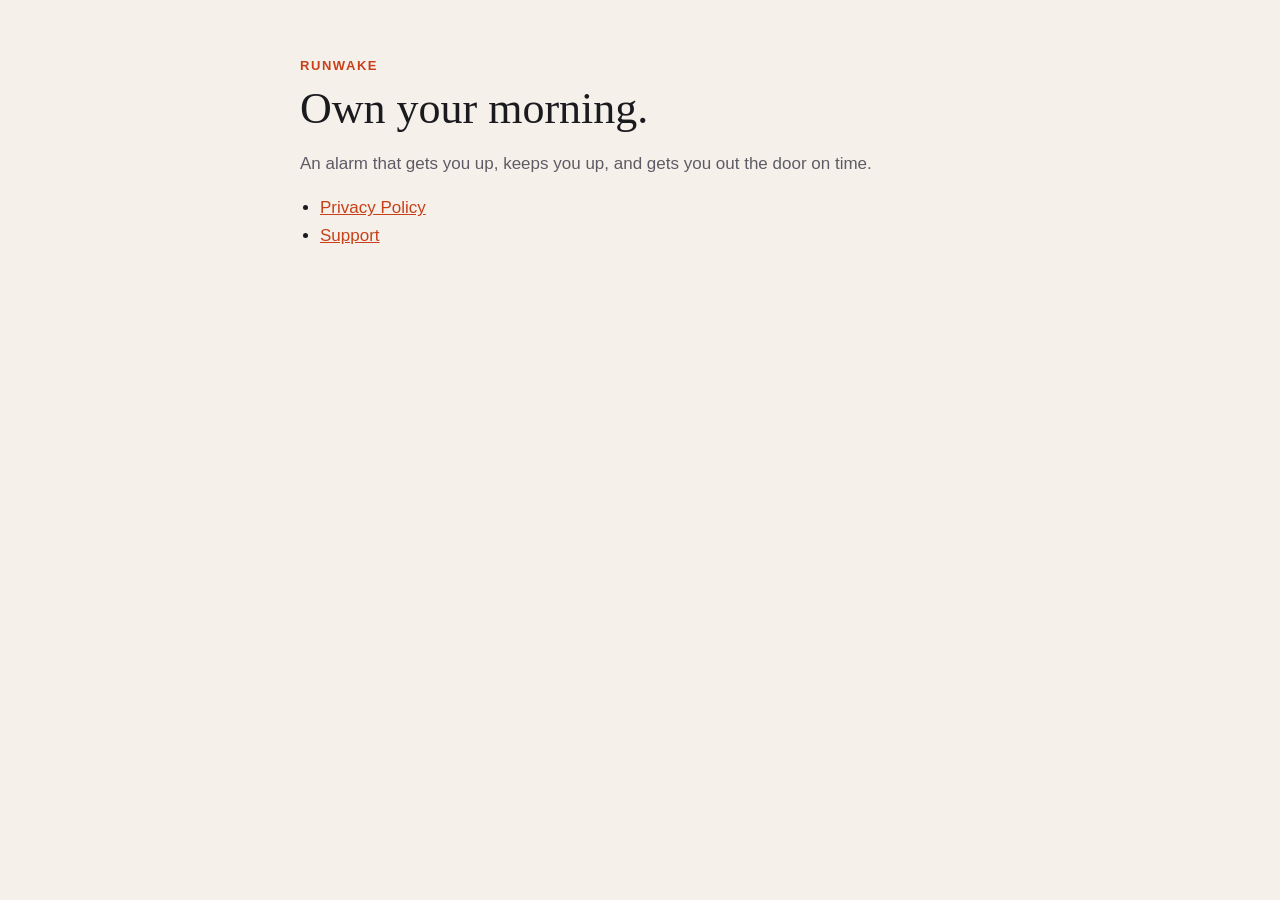
<file: index.html>
<!doctype html><html lang="en"><head><meta charset="utf-8"><meta name="viewport" content="width=device-width,initial-scale=1"><title>Runwake</title><link rel="stylesheet" href="style.css"></head>
<body><main><div class="kicker">Runwake</div><h1>Own your morning.</h1><p class="muted">An alarm that gets you up, keeps you up, and gets you out the door on time.</p>
<ul><li><a href="privacy.html">Privacy Policy</a></li><li><a href="support.html">Support</a></li></ul></main></body></html>
</file>
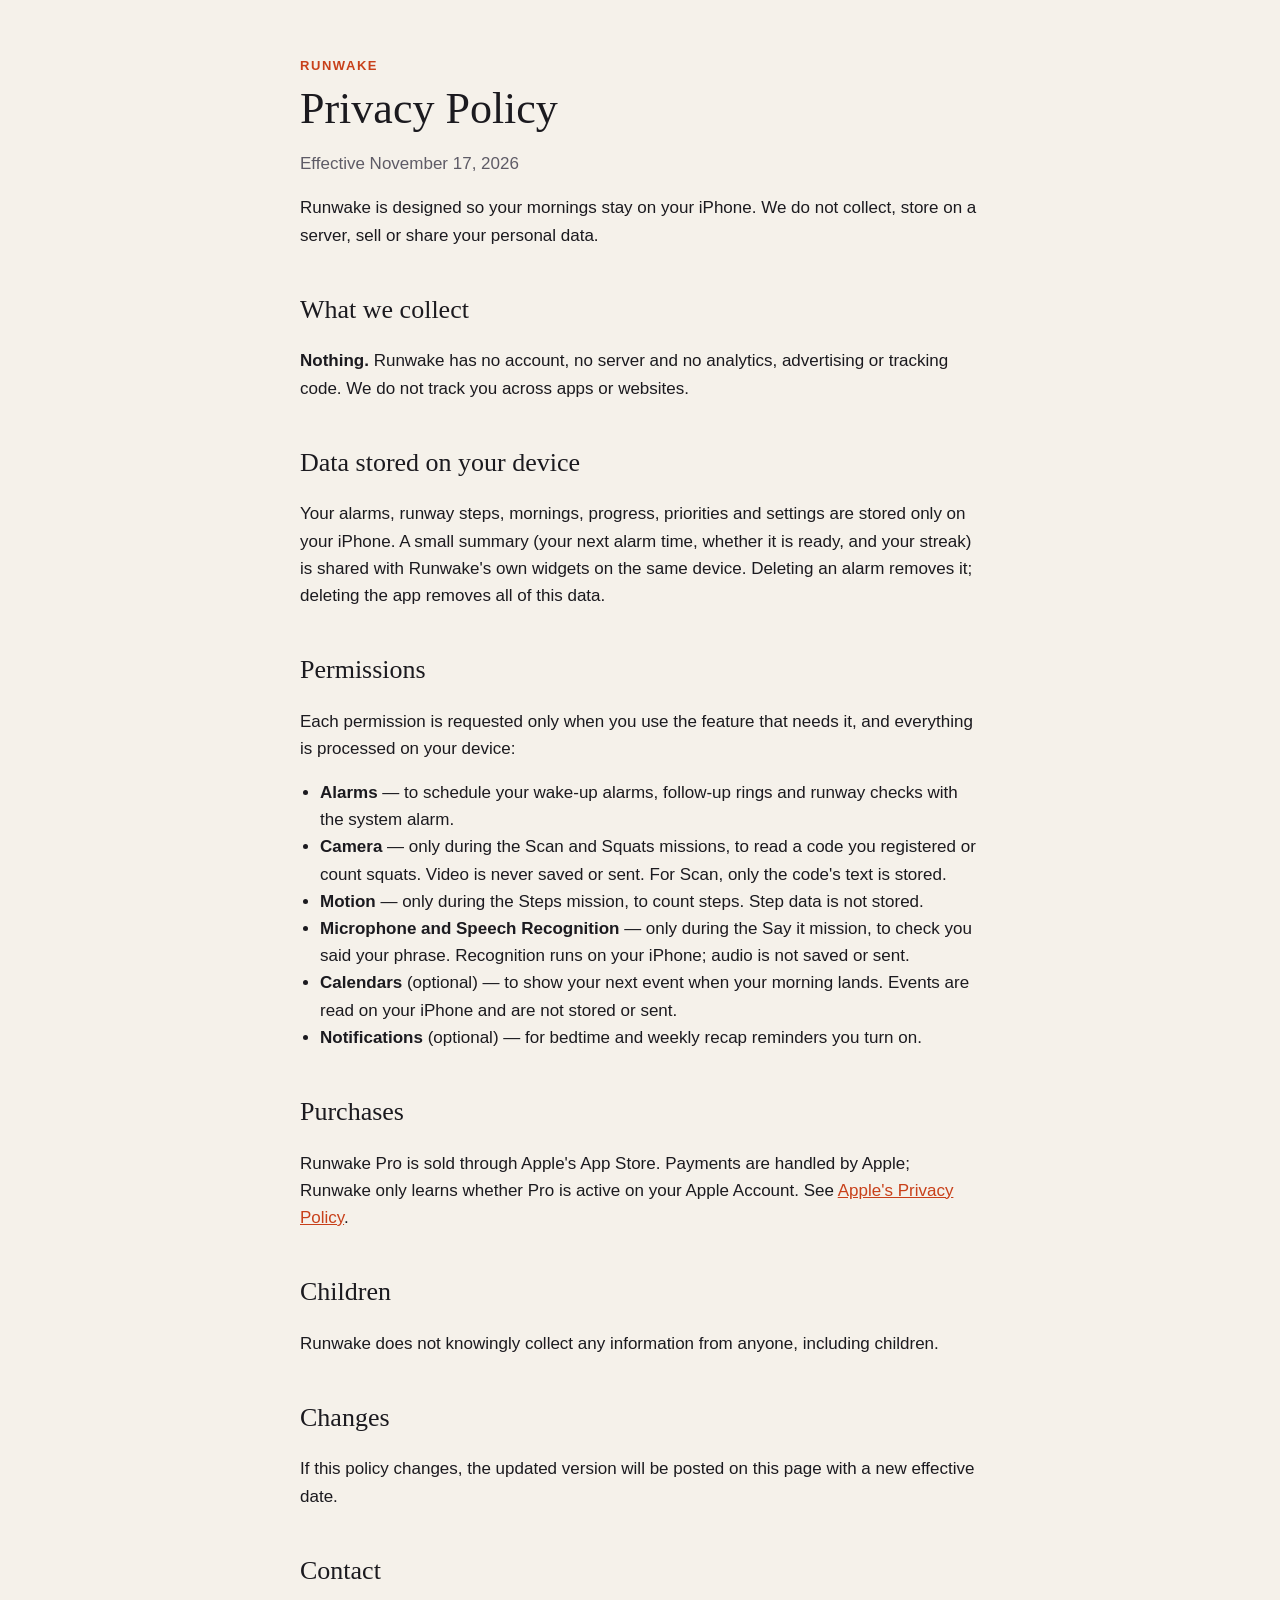
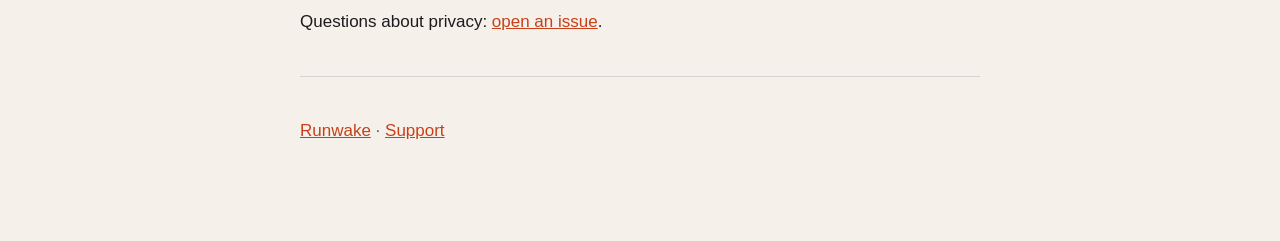
<file: privacy.html>
<!doctype html><html lang="en"><head><meta charset="utf-8"><meta name="viewport" content="width=device-width,initial-scale=1"><title>Runwake Privacy Policy</title><link rel="stylesheet" href="style.css"></head>
<body><main>
<div class="kicker">Runwake</div><h1>Privacy Policy</h1><p class="muted">Effective November 17, 2026</p>
<p>Runwake is designed so your mornings stay on your iPhone. We do not collect, store on a server, sell or share your personal data.</p>
<h2>What we collect</h2>
<p><strong>Nothing.</strong> Runwake has no account, no server and no analytics, advertising or tracking code. We do not track you across apps or websites.</p>
<h2>Data stored on your device</h2>
<p>Your alarms, runway steps, mornings, progress, priorities and settings are stored only on your iPhone. A small summary (your next alarm time, whether it is ready, and your streak) is shared with Runwake's own widgets on the same device. Deleting an alarm removes it; deleting the app removes all of this data.</p>
<h2>Permissions</h2>
<p>Each permission is requested only when you use the feature that needs it, and everything is processed on your device:</p>
<ul>
<li><strong>Alarms</strong> — to schedule your wake-up alarms, follow-up rings and runway checks with the system alarm.</li>
<li><strong>Camera</strong> — only during the Scan and Squats missions, to read a code you registered or count squats. Video is never saved or sent. For Scan, only the code's text is stored.</li>
<li><strong>Motion</strong> — only during the Steps mission, to count steps. Step data is not stored.</li>
<li><strong>Microphone and Speech Recognition</strong> — only during the Say it mission, to check you said your phrase. Recognition runs on your iPhone; audio is not saved or sent.</li>
<li><strong>Calendars</strong> (optional) — to show your next event when your morning lands. Events are read on your iPhone and are not stored or sent.</li>
<li><strong>Notifications</strong> (optional) — for bedtime and weekly recap reminders you turn on.</li>
</ul>
<h2>Purchases</h2>
<p>Runwake Pro is sold through Apple's App Store. Payments are handled by Apple; Runwake only learns whether Pro is active on your Apple Account. See <a href="https://www.apple.com/legal/privacy/">Apple's Privacy Policy</a>.</p>
<h2>Children</h2>
<p>Runwake does not knowingly collect any information from anyone, including children.</p>
<h2>Changes</h2>
<p>If this policy changes, the updated version will be posted on this page with a new effective date.</p>
<h2>Contact</h2>
<p>Questions about privacy: <a href="https://github.com/pvhung1403/runwake-legal/issues">open an issue</a>.</p>
<hr><p class="muted"><a href="index.html">Runwake</a> · <a href="support.html">Support</a></p>
</main></body></html>
</file>
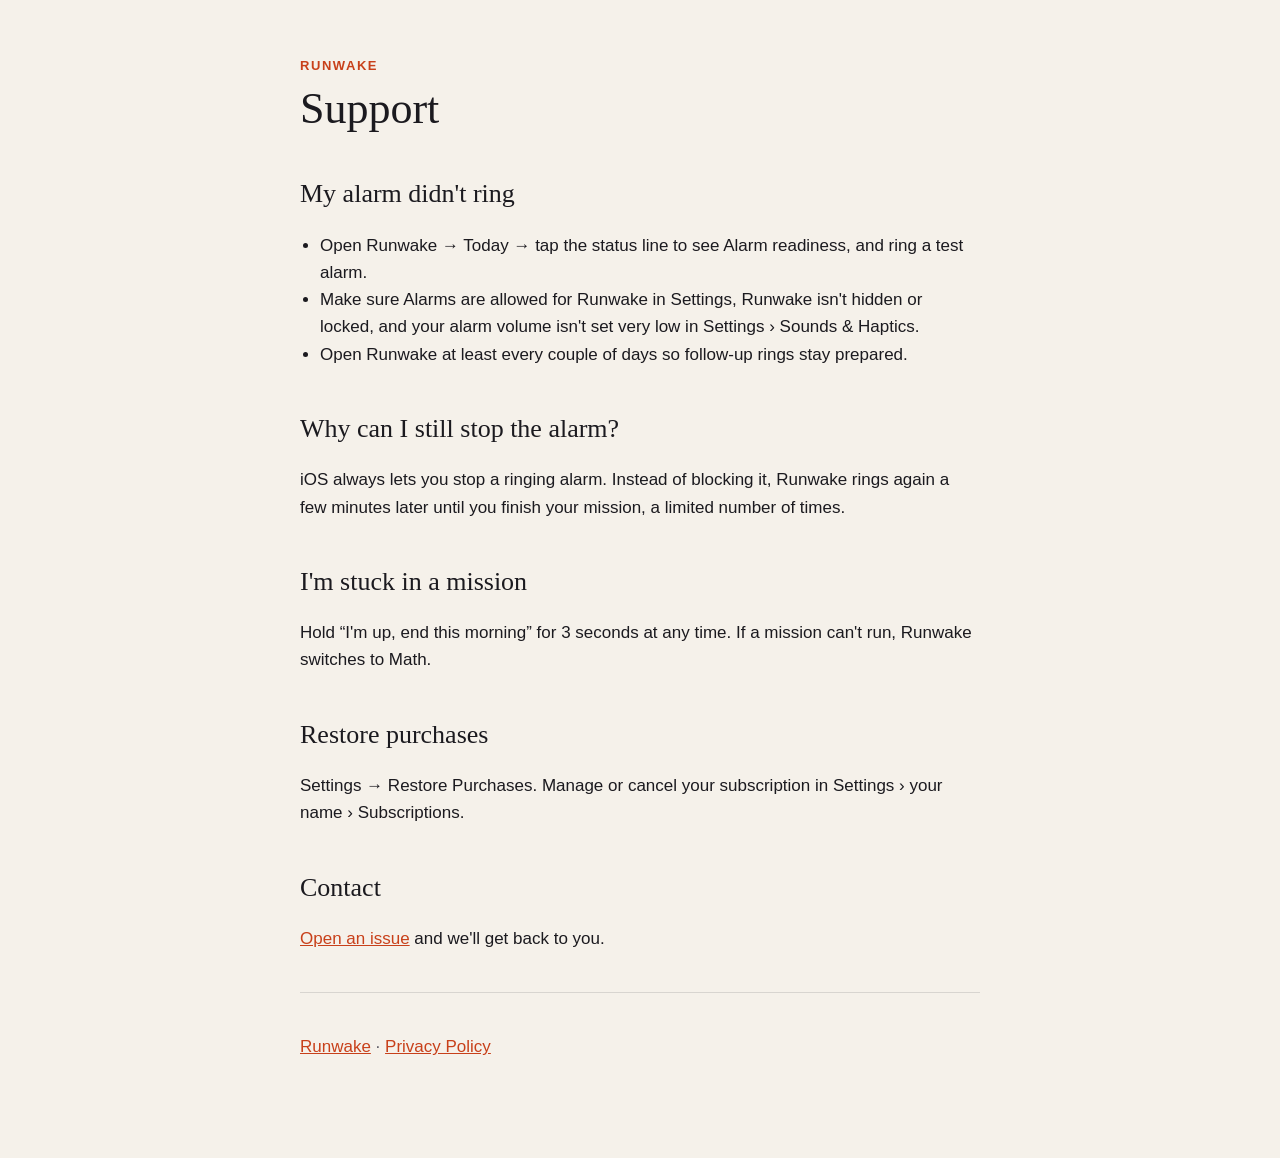
<file: support.html>
<!doctype html><html lang="en"><head><meta charset="utf-8"><meta name="viewport" content="width=device-width,initial-scale=1"><title>Runwake Support</title><link rel="stylesheet" href="style.css"></head>
<body><main>
<div class="kicker">Runwake</div><h1>Support</h1>
<h2>My alarm didn't ring</h2>
<ul><li>Open Runwake → Today → tap the status line to see Alarm readiness, and ring a test alarm.</li>
<li>Make sure Alarms are allowed for Runwake in Settings, Runwake isn't hidden or locked, and your alarm volume isn't set very low in Settings › Sounds &amp; Haptics.</li>
<li>Open Runwake at least every couple of days so follow-up rings stay prepared.</li></ul>
<h2>Why can I still stop the alarm?</h2>
<p>iOS always lets you stop a ringing alarm. Instead of blocking it, Runwake rings again a few minutes later until you finish your mission, a limited number of times.</p>
<h2>I'm stuck in a mission</h2>
<p>Hold “I'm up, end this morning” for 3 seconds at any time. If a mission can't run, Runwake switches to Math.</p>
<h2>Restore purchases</h2>
<p>Settings → Restore Purchases. Manage or cancel your subscription in Settings › your name › Subscriptions.</p>
<h2>Contact</h2>
<p><a href="https://github.com/pvhung1403/runwake-legal/issues">Open an issue</a> and we'll get back to you.</p>
<hr><p class="muted"><a href="index.html">Runwake</a> · <a href="privacy.html">Privacy Policy</a></p>
</main></body></html>
</file>
<file: style.css>
:root{--bg:#F5F1EA;--ink:#1B1A1F;--muted:#5E5B66;--ember:#C8401A;--line:rgba(27,26,31,.13)}
@media (prefers-color-scheme:dark){:root{--bg:#0F1014;--ink:#F2EDE4;--muted:#A7A3AE;--ember:#FF7A50;--line:rgba(242,237,228,.14)}}
*{box-sizing:border-box}body{margin:0;background:var(--bg);color:var(--ink);font:17px/1.6 -apple-system,BlinkMacSystemFont,"Segoe UI",sans-serif}
main{max-width:720px;margin:0 auto;padding:56px 20px 80px}h1,h2{font-family:"New York",ui-serif,Georgia,serif;font-weight:400}
h1{font-size:44px;line-height:1.1;margin:8px 0 8px}h2{font-size:26px;margin:40px 0 8px}.kicker{color:var(--ember);font-weight:600;letter-spacing:.12em;font-size:13px;text-transform:uppercase}
.muted{color:var(--muted)}a{color:var(--ember)}ul{padding-left:20px}hr{border:0;border-top:1px solid var(--line);margin:40px 0}
</file>
